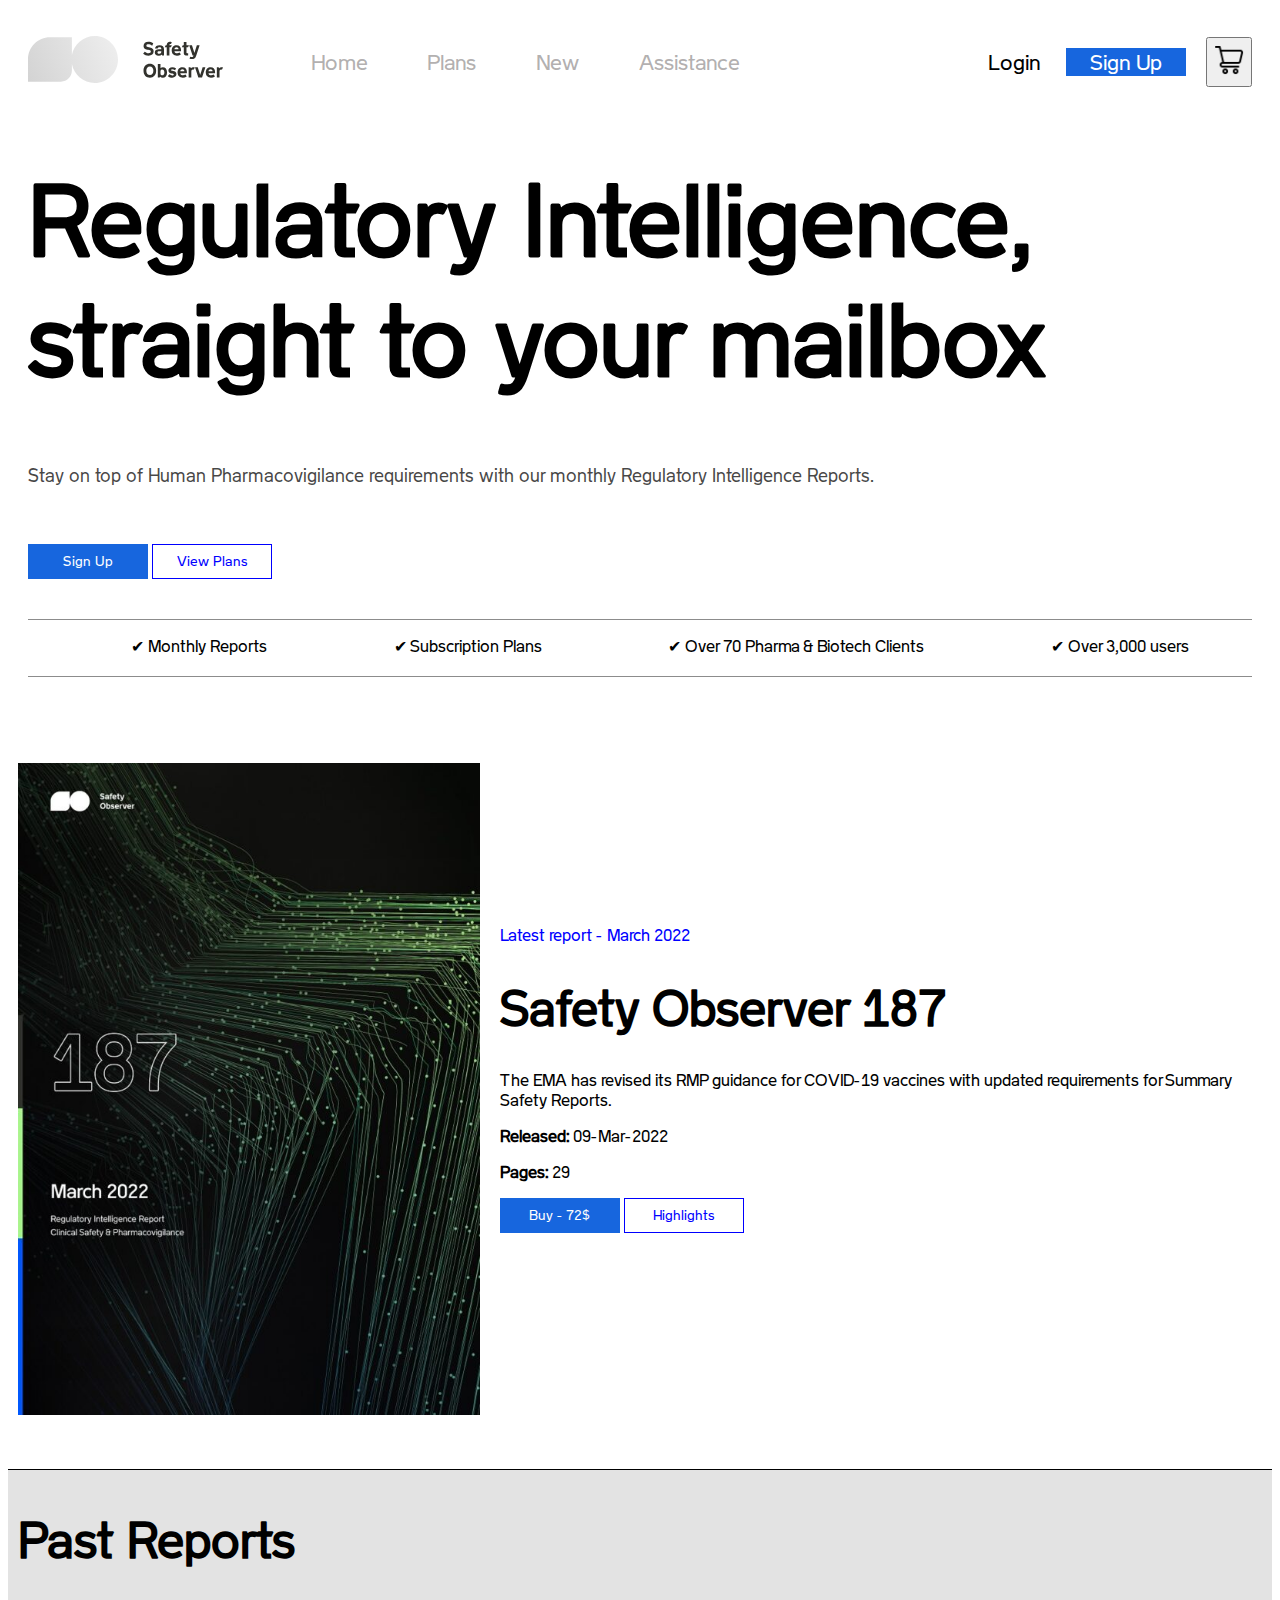
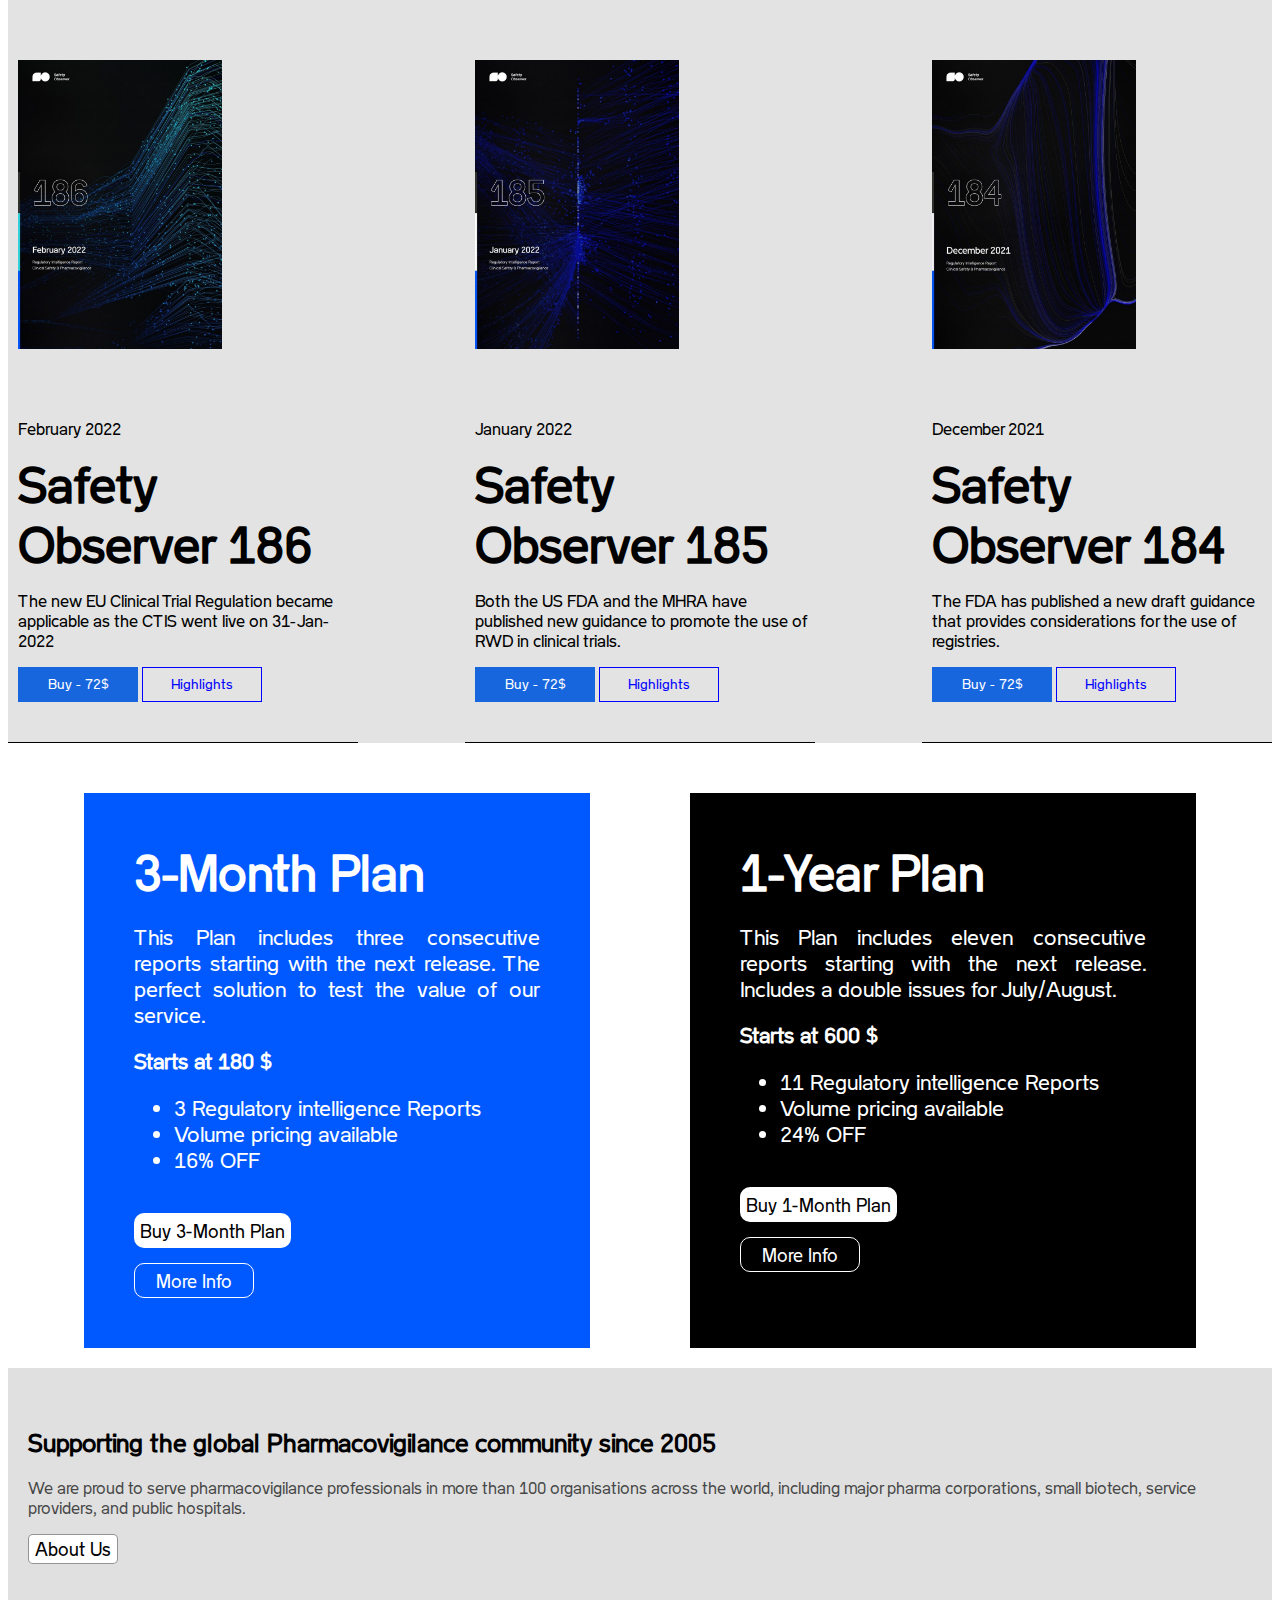
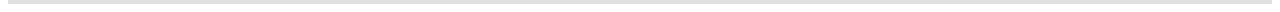
<file: ejercicio-1/index.html>
<!DOCTYPE html>
<html lang="en">
  <head>
    <meta charset="UTF-8" />
    <meta http-equiv="X-UA-Compatible" content="IE=edge" />
    <meta name="viewport" content="width=device-width, initial-scale=1.0" />
    <link rel="icon"
    href="https://safetyobserver.com/wp-content/uploads/2021/11/cropped-favicon-safetyobserver-32x32.png"
    sizes="32x32"></link> 
    <title> Safety Observer </title>
    <link rel="stylesheet" href="./css/style.css">
  </head>
  <body>
    <header>   
        <nav>
            <div class="navigation">
                <div class="container-flex nav-flex">
                    <button id="Menu">Menu</button>
                    <div class="Logo">
                        <img src="./img/logo.svg" alt="Logo">
                    </div>
                    <ul class="container-flex navbar">
                        <li>Home</li>
                        <li>Plans</li>
                        <li>New</li>
                        <li>Assistance</li>
                    </ul>
                    <div class="Sign-In container-flex">
                        <button class="access">Login</button>
                        <button class="access">Sign Up</button>
                        <button id="Compra"><img src="./img/carro-de-la-carretilla.png" alt="compra"> </button>
                    </div>
                </div>
            </div>
            <div class="Title">
                <h1>Regulatory Intelligence, straight to your mailbox</h1>
            </div>
            <div class="resumen">
                <p>Stay on top of Human Pharmacovigilance requirements with our
                    monthly Regulatory Intelligence Reports.
                </p>
            </div>
            <div class="plans">
                <button>Sign Up</button>
                <button>View Plans</button>
            </div>
            <div>
                <ul class="beneficts container-flex">
                    <li>Monthly Reports</li>
                    <li>Subscription Plans</li>
                    <li>Over 70 Pharma & Biotech Clients</li>
                    <li>Over 3,000 users</li>
                </ul>
            </div>
        </nav>
    </header>
    <main>
        <section class="Products">
            <div id="mainProduct">
                <div class="ProductImage">
                    <img src="./img/coverweb_187.jpg" alt="187">
                </div>
                <div id="mainProductInfo">
                    <p class="report">Latest report - March 2022</p>
                    <h1 class="Title">Safety Observer 187</h1>
                    <p>The EMA has revised its RMP guidance for COVID-19 vaccines
                        with updated requirements for Summary Safety Reports.
                    </p>
                    <p><strong>Released: </strong>   09-Mar-2022</p>
                    <p><strong>Pages: </strong>   29</p>
                    <div class="plans">
                        <button>Buy - 72$</button>
                        <button>Highlights</button>
                    </div>
                </div>
            </div>
            <h1 class="Title">Past Reports</h1>
            <ul class="pastProducts">
                <li>
                    <div class="ProductImage">
                        <img src="./img/coverweb_186.jpg" alt="187">
                    </div>
                    <div class="ProductInfo">
                        <p class="report">February 2022</p>
                        <h1 class="Title">Safety Observer 186</h1>
                        <p>The new EU Clinical Trial Regulation became applicable as the CTIS went live on 31-Jan-2022
                        </p>
                        <div class="plans">
                            <button>Buy - 72$</button>
                            <button>Highlights</button>
                        </div>
                    </div>
                </li>
                <li>
                    <div class="ProductImage">
                        <img src="./img/coverweb_185.jpg" alt="187">
                    </div>
                    <div class="ProductInfo">
                        <p class="report">January 2022</p>
                        <h1 class="Title">Safety Observer 185</h1>
                        <p>Both the US FDA and the MHRA have published new guidance to promote the use of RWD in clinical trials.
                        </p>
                        <div class="plans">
                            <button>Buy - 72$</button>
                            <button>Highlights</button>
                        </div>
                    </div>
                </li>
                <li>
                    <div class="ProductImage">
                        <img src="./img/coverweb_184.jpg" alt="187">
                    </div>
                    <div class="ProductInfo">
                        <p class="report">December 2021</p>
                        <h1 class="Title">Safety Observer 184</h1>
                        <p>The FDA has published a new draft guidance that provides considerations for the use of registries.
                        </p>
                        <div class="plans">
                            <button>Buy - 72$</button>
                            <button>Highlights</button>
                        </div>
                    </div>
                </li>
            </ul>
        </section>
        <section id="Planes">
            <div class="Selection">
                <div class="planesInfo">
                    <h1 class="Title">3-Month Plan</h1>
                    <p> This Plan includes three consecutive reports starting with the next release.
                         The perfect solution to test the value of our service.
                    </p>
                    <h3>Starts at 180 $</h3>
                    <ul>
                        <li>3 Regulatory intelligence Reports</li>
                        <li>Volume pricing available</li>
                        <li>16% OFF</li>
                    </ul>
                    <div class="plans">
                        <button>Buy 3-Month Plan</button>
                        <button>More Info</button>
                    </div>
                </div>
            </div>
            <div class="Selection">
                <div class="planesInfo">
                    <h1 class="Title">1-Year Plan</h1>
                    <p> This Plan includes eleven consecutive reports starting with the next release.
                         Includes a double issues for July/August.
                    </p>
                    <h3>Starts at 600 $</h3>
                    <ul>
                        <li>11 Regulatory intelligence Reports</li>
                        <li>Volume pricing available</li>
                        <li>24% OFF</li>
                    </ul>
                    <div class="plans">
                        <button>Buy 1-Month Plan</button>
                        <button>More Info</button>
                    </div>
                </div>
            </div>
        </section>
        <footer>
            <h2>Supporting the global Pharmacovigilance community since 2005</h2>
            <p>We are proud to serve pharmacovigilance professionals in more than 100
                organisations across the world, including major pharma corporations, small biotech,
                service providers, and public hospitals.
            </p>
            <button>About Us</button>
        </footer>
    </main>
  </body>
</html>
</file>
<file: ejercicio-1/css/style.css>
* {
  font-family: 'NuovaVolte-Regular';
}
.container-flex {
  display: flex;
}
/** HEADER **/
.nav-flex {
  justify-content: space-between;
  align-items: center;
}
nav {
  margin: 0px;
  padding: 20px;
}
#Menu {
  background-color: transparent;
  border: none;
  font-size: 1.5em;
}
#Compra {
  height: 50px;
}
button img {
  width: 30px;
  height: 30px;
}
.navigation {
  margin-bottom: 50px;
}
.Title {
  font-size: 3em;
}
.resumen {
  font-size: 1.1em;
  font-family: 'NuovaVolte-Regular';
  color: rgba(0, 0, 0, 0.719);
  padding-bottom: 40px;
}
.plans {
  padding-bottom: 40px;
  border-bottom: 1px solid rgba(128, 128, 128, 0.904);
}
.plans > button {
  height: 35px;
  width: 120px;
}
.plans > button:first-child {
  background-color: rgba(16, 98, 221, 0.973);
  color: white;
  border: none;
}
.plans > button:last-child {
  background-color: transparent;
  color: blue;
  border: 1px solid blue;
}

.beneficts {
  justify-content: space-around;
  flex-wrap: wrap;
  list-style-type: none;
  padding-bottom: 20px;
  border-bottom: 1px solid rgba(128, 128, 128, 0.904);
}
.beneficts > li::before {
  content: '✔  ';
}
.beneficts > li {
  margin: 0px 10px;
}

/*MAIN*/
.Products > h1 {
  margin: 0px;
  padding: 40px 10px;
}
.pastProducts,
.Products > h1 {
  background-color: rgba(202, 202, 202, 0.534);
}
.Products > ul {
  padding: 0px;
  margin: 0px;
}
.ProductImage {
  width: 100%;
  padding: 50px 10px;
}
#mainProductInfo {
  padding-left: 10px;
}
#mainProductInfo .report {
  color: blue;
}
.ProductInfo {
  padding-left: 10px;
}
.ProductInfo > h1 {
  margin: 0;
}
#Planes{
    margin-top: 30px;
}
#Planes > .Selection {
    color: white;
  }
.Selection >.planesInfo>h1{
    margin: 0px;
}
  #Planes > .Selection:first-child {
    background-color: rgb(0, 89, 255);
    
  }
  #Planes > .Selection:last-child {
    background-color: black;
  }
  .planesInfo{
      padding:10px;
  }
  .planesInfo > .plans {
    border: none;
    padding: 0px;
  }
  .planesInfo > .plans > button:first-child {
    background-color: white;
    color: black;
    font-style: 'NuovaVolte-Medium';
    border-radius: 10px;
    margin-bottom: 15px;
    width: fit-content;
    font-size: 1.1em;
  }
  .planesInfo > .plans > button:last-child {
    background-color: transparent;
    color: white;
    font-style: 'NuovaVolte-Medium';
    border: 1px solid white;
    border-radius: 10px;
    font-size: 1.1em;
}
footer{
  padding: 40px 20px;
  background-color: rgba(163, 163, 163, 0.336);
}
footer>p{
  color:rgba(0, 0, 0, 0.692);
}
footer>button{
  border-radius: 5px;
  border:1px solid rgba(0, 0, 0, 0.425);
  background-color: white;
  width:90px;
  height: 30px;
  font-size: 1.1em;
}

@media (max-width: 734px) {
  .ProductImage > img {
    width: 95%;
  }
}

@media (max-width: 1024px) {
  .navbar {
    display: none;
  }
  .access {
    display: none;
  }
}
@media (min-width: 766px) {
  #mainProduct {
    display: flex;
    align-items: center;
    border-bottom: 1px solid black;
  }
  #mainProduct > .ProductImage {
    width: 40%;
  }
  #mainProduct > .ProductImage > img {
    width: 100%;
  }
  #mainProduct .plans {
    border: none;
  }
  .pastProducts {
    display: flex;
    justify-content: space-between;
    flex-wrap: wrap;
  }
  .pastProducts > li {
    width: 350px;
    border-bottom: 1px solid black;
    list-style-type: none;
  }
  .pastProducts > li > .ProductImage > img {
    width: 204px;
  }
  .pastProducts .plans {
    border: none;
  }
  #Planes {
    display: flex;
    justify-content: center;
    margin-top: 30px;
  }
  #Planes > .Selection {
    width: 40%;
    color: white;
    margin: 20px 50px;
  }
  #Planes > .Selection:first-child {
    background-color: rgb(0, 89, 255);
  }
  #Planes > .Selection:last-child {
    background-color: black;
  }
  .planesInfo {
    padding: 50px;
  }
  .planesInfo>ul{
      margin-bottom:40px;
  }
  .planesInfo >p,.planesInfo>ul>li, .planesInfo>h3{
      font-size: 1.3em;
      text-align: justify;
  }
  .planesInfo > .plans {
    border: none;
    display: flex;
    flex-direction: column;
    padding: 0px;
  }
  .planesInfo > .plans > button:first-child {
    background-color: white;
    color: black;
    font-style: 'NuovaVolte-Medium';
    border-radius: 10px;
    margin-bottom: 15px;
    width: fit-content;
    font-size: 1.1em;
  }
  .planesInfo > .plans > button:last-child {
    background-color: transparent;
    color: white;
    font-style: 'NuovaVolte-Medium';
    border: 1px solid white;
    border-radius: 10px;
    font-size: 1.1em;
}
@media (min-width: 1025px) {
  #Menu {
    display: none;
  }
  .Logo {
    width: 5%;
  }
  .navbar {
    list-style-type: none;
    justify-content: space-around;
    width: 40%;
    font-size: 1.3em;
    color: rgba(158, 155, 155, 0.795);
  }
  .navbar > li:hover {
    color: black;
    border-bottom: 1px solid blue;
  }
  .Sign-In {
    height: 30px;
    justify-content: right;
    align-items: center;
    width: 27%;
  }
  .Sign-In > button {
    margin-left: 20px;
  }
  .Sign-In > button:first-child {
    background-color: transparent;
    border: none;
    font-size: 1.3em;
  }
  .Sign-In > button:nth-child(2) {
    font-size: 1.3em;
    border: none;
    width: 120px;
    color: white;
    background-color: rgba(16, 98, 221, 0.973);
  }
}

@font-face {
  font-family: NuovaVolte-Medium;
  src: url('../fonts/NuovaVolte-Medium.woff2');
}
@font-face {
  font-family: NuovaVolte-Regular;
  src: url('../fonts/NuovaVolte-Regular.woff2');
}
@font-face {
  font-family: NuovaVolte-SemiBold;
  src: url('../fonts/NuovaVolte-SemiBold.woff2');
}
</file>
